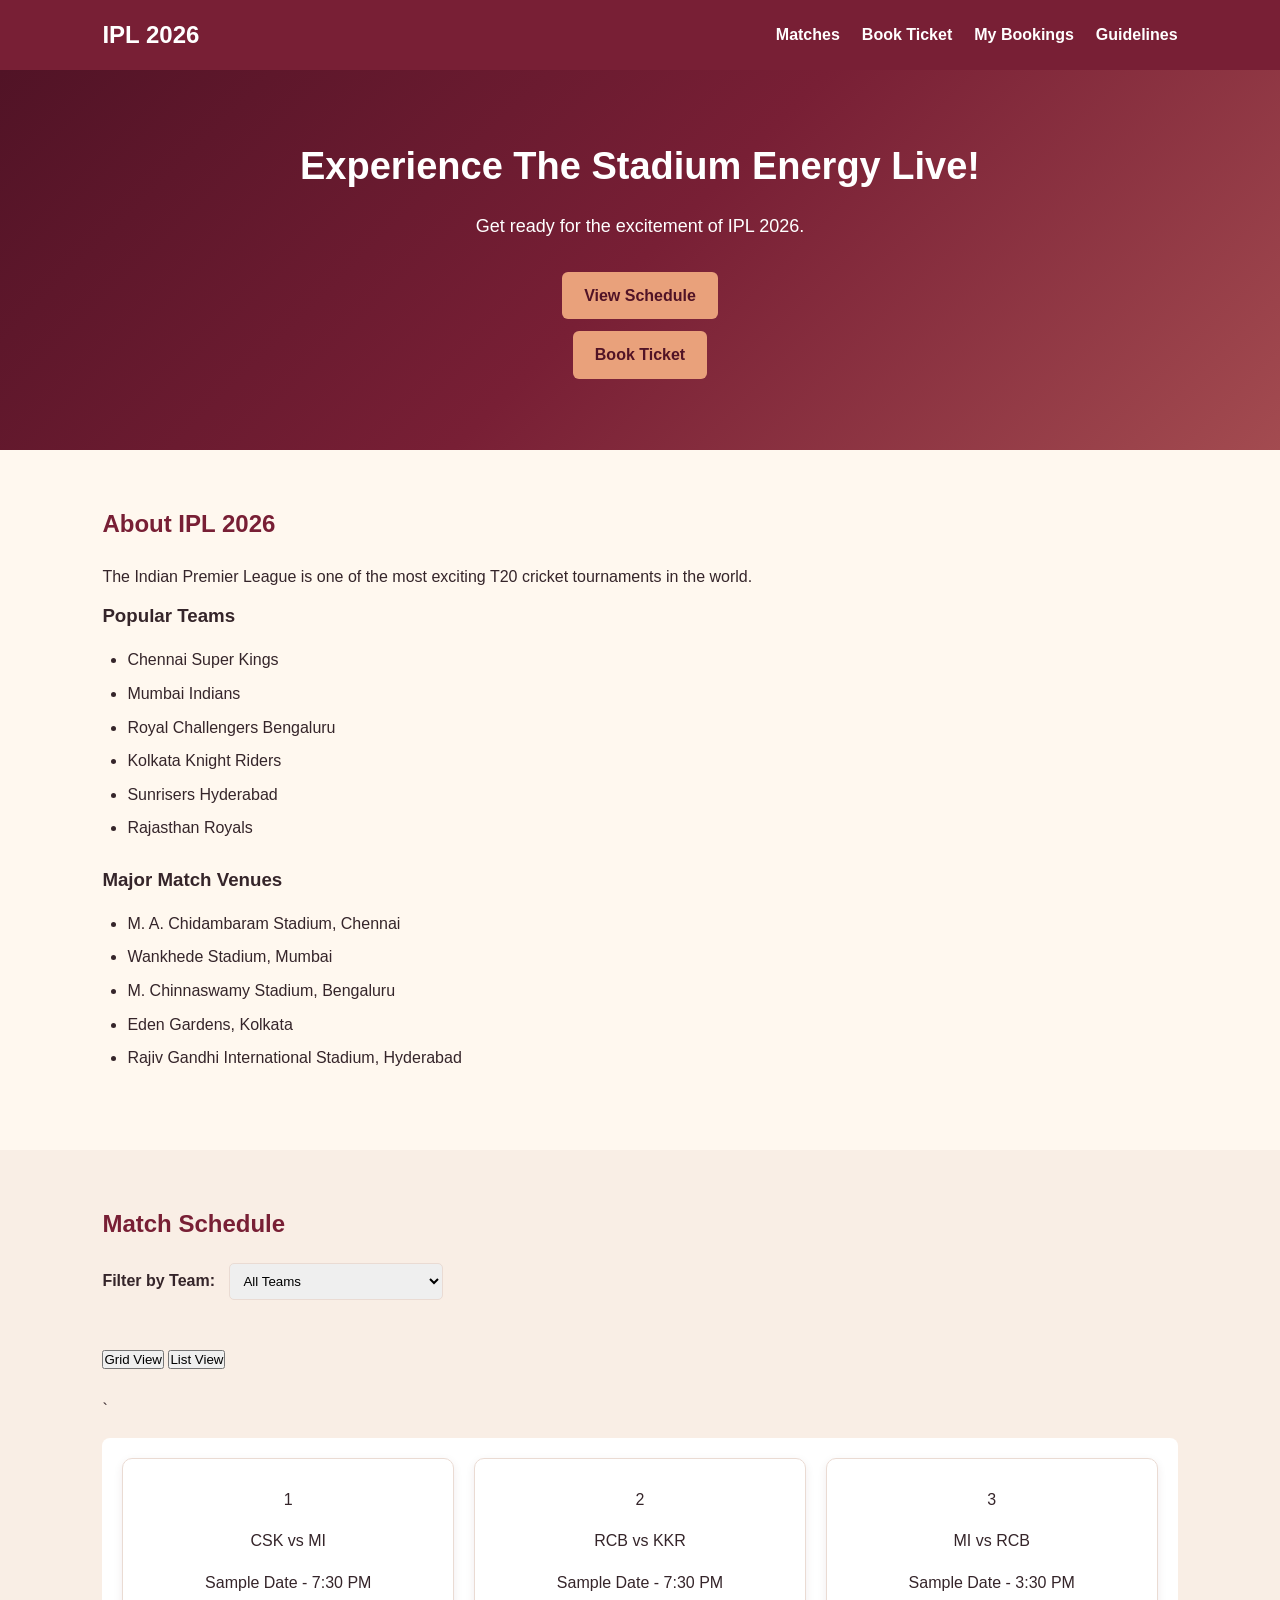
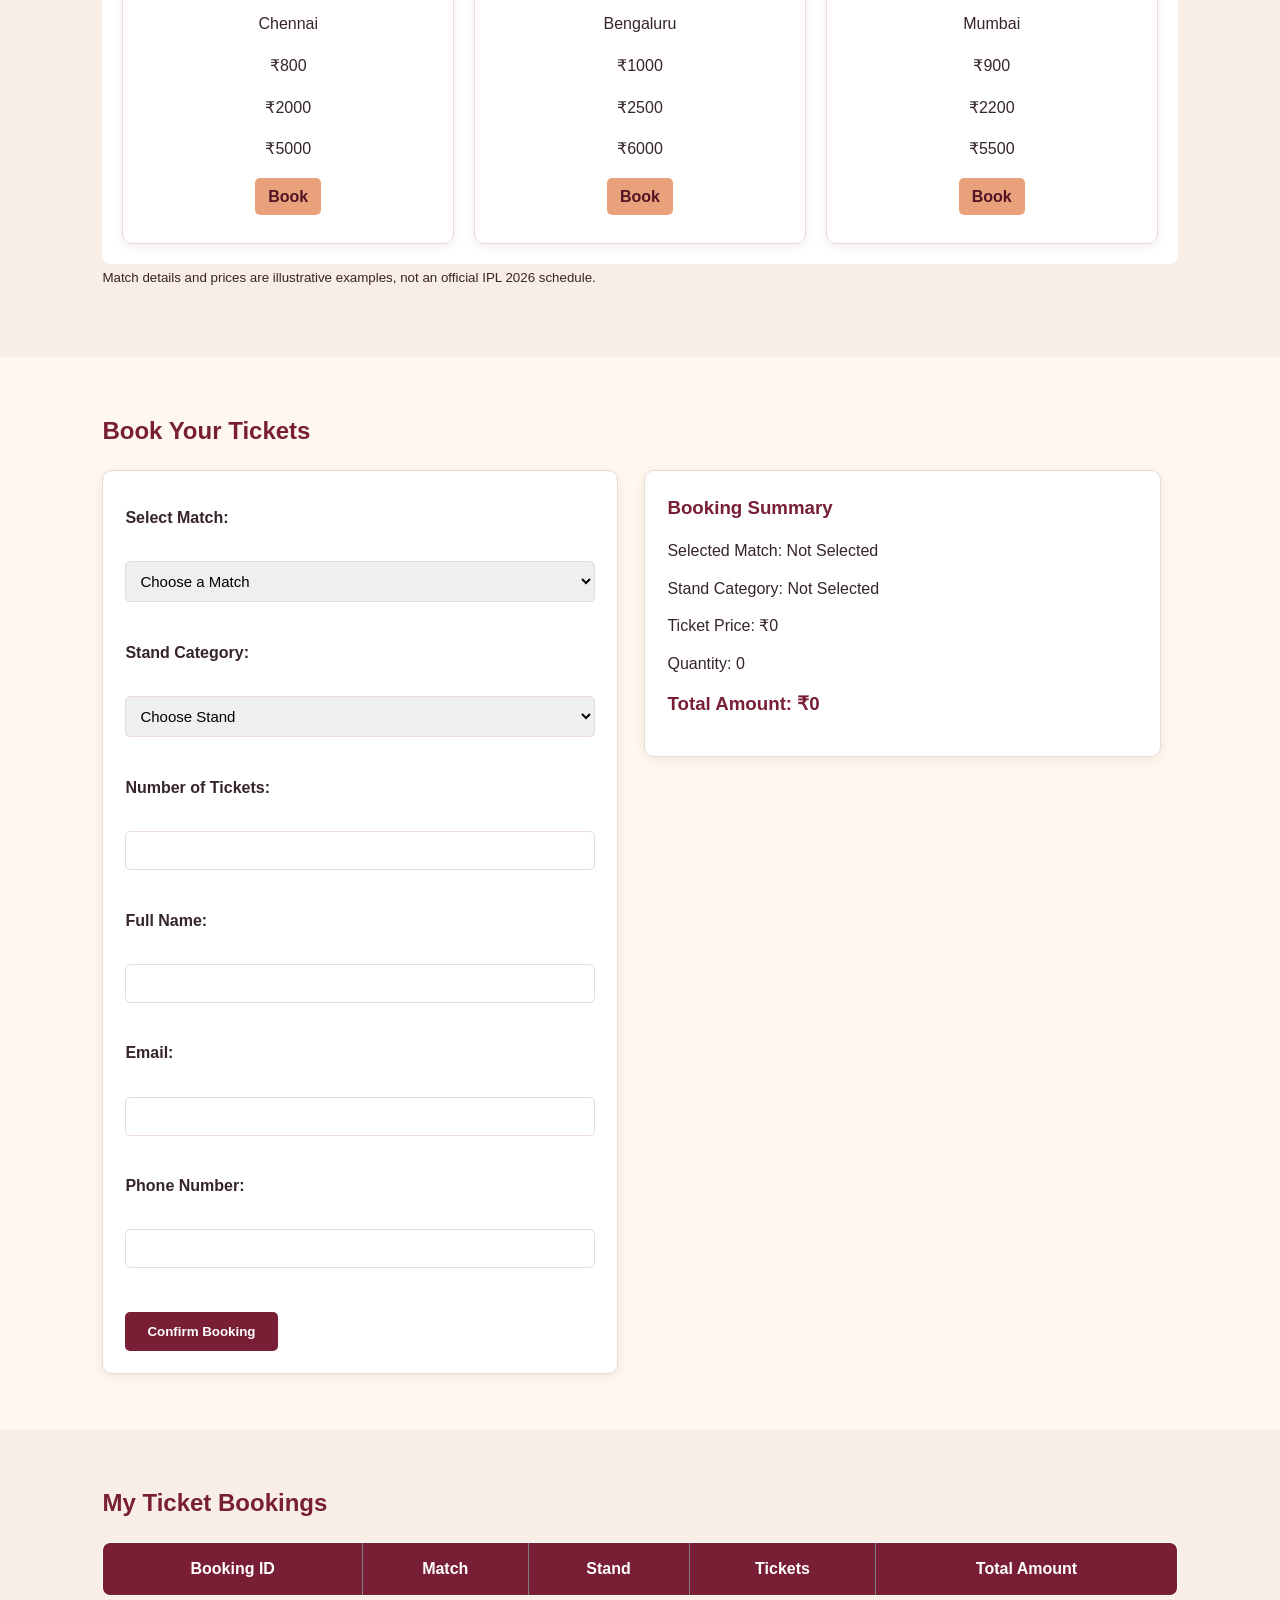
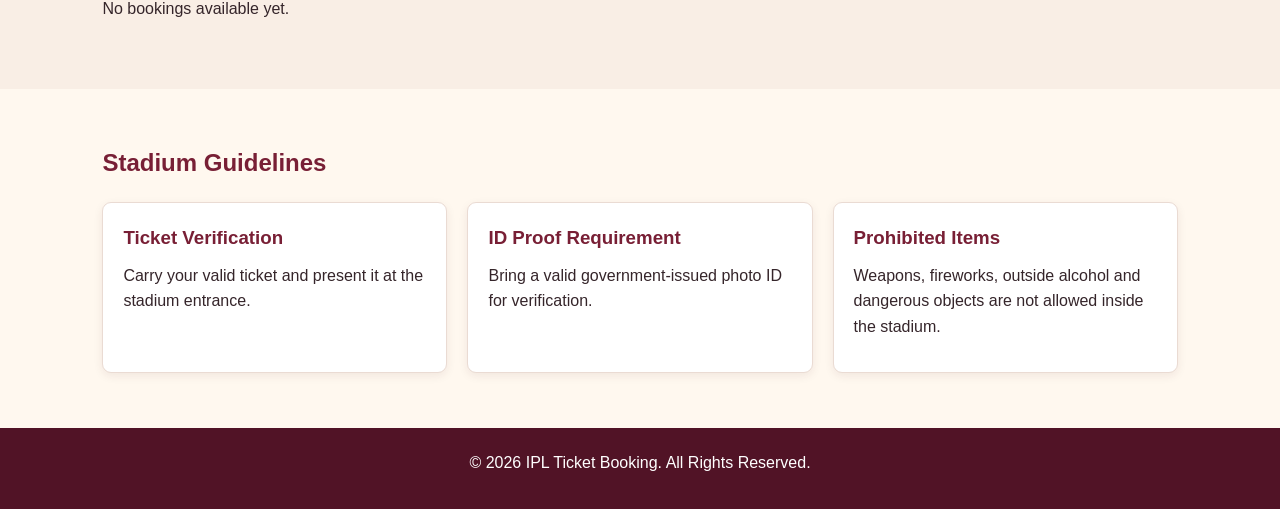
<file: index.html>
<!DOCTYPE html>
<html lang="en">
<head>
    <meta charset="UTF-8">
    <meta name="viewport" content="width=device-width, initial-scale=1.0">
    <title>IPL 2026 Ticket Booking</title>
    <link rel="stylesheet" href="styles.css">
</head>

<body>

    <!-- Navigation Bar -->
    <header class="navbar">
        <h2>IPL 2026</h2>
<button id="menuToggle" class="menu-toggle">☰</button>
        <nav>
            <a href="#matches">Matches</a> 
            <a href="booking.html">Book Ticket</a>
            <a href="#mybookings">My Bookings</a> 
            <a href="#guidelines">Guidelines</a>
        </nav>
    </header>

    <main>

        <!-- Hero Section -->
        <section id="home">
            <h1>Experience The Stadium Energy Live!</h1>
            <p>Get ready for the excitement of IPL 2026.</p>

            <a href="#matches">View Schedule</a>
            <a href="booking.html">Book Ticket</a>
        </section>

        <!-- About IPL -->
        <section id="about">
            <h2>About IPL 2026</h2>

            <p>
                The Indian Premier League is one of the most exciting
                T20 cricket tournaments in the world.
            </p>

            <h3>Popular Teams</h3>

            <ul>
                <li>Chennai Super Kings</li>
                <li>Mumbai Indians</li>
                <li>Royal Challengers Bengaluru</li>
                <li>Kolkata Knight Riders</li>
                <li>Sunrisers Hyderabad</li>
                <li>Rajasthan Royals</li>
            </ul>

            <h3>Major Match Venues</h3>

            <ul>
                <li>M. A. Chidambaram Stadium, Chennai</li>
                <li>Wankhede Stadium, Mumbai</li>
                <li>M. Chinnaswamy Stadium, Bengaluru</li>
                <li>Eden Gardens, Kolkata</li>
                <li>Rajiv Gandhi International Stadium, Hyderabad</li>
            </ul>
        </section>

        <!-- Match Schedule -->
        <section id="matches">
            <h2>Match Schedule</h2>

            <label for="teamFilter">Filter by Team:</label>

            <select id="teamFilter">
                <option value="all">All Teams</option>
                <option value="CSK">Chennai Super Kings</option>
                <option value="MI">Mumbai Indians</option>
                <option value="RCB">Royal Challengers Bengaluru</option>
                <option value="KKR">Kolkata Knight Riders</option>
            </select>
<br><br>

<button id="gridView">Grid View</button>
<button id="listView">List View</button>

<br><br>
            <table class="match-grid">`
                <thead>
                    <tr>
                        <th>Match Number</th>
                        <th>Teams</th>
                        <th>Date & Time</th>
                        <th>Venue</th>
                        <th>General</th>
                        <th>Premium</th>
                        <th>VIP</th>
                        <th>Action</th>
                    </tr>
                </thead>

                <tbody>
                    <tr>
                        <td>1</td>
                        <td>CSK vs MI</td>
                        <td>Sample Date - 7:30 PM</td>
                        <td>Chennai</td>
                        <td>₹800</td>
                        <td>₹2000</td>
                        <td>₹5000</td>
                        <td><a href="#booking" class="book-btn">Book</a></td>
                    </tr>

                    <tr>
                        <td>2</td>
                        <td>RCB vs KKR</td>
                        <td>Sample Date - 7:30 PM</td>
                        <td>Bengaluru</td>
                        <td>₹1000</td>
                        <td>₹2500</td>
                        <td>₹6000</td>
                        <td><a href="#booking" class="book-btn">Book</a></td>
                    </tr>

                    <tr>
                        <td>3</td>
                        <td>MI vs RCB</td>
                        <td>Sample Date - 3:30 PM</td>
                        <td>Mumbai</td>
                        <td>₹900</td>
                        <td>₹2200</td>
                        <td>₹5500</td>
                        <td><a href="#booking" class="book-btn">Book</a></td>
                    </tr>
                </tbody>
            </table>

            <p>
                <small>
                    Match details and prices are illustrative examples,
                    not an official IPL 2026 schedule.
                </small>
            </p>
        </section>

        <!-- Ticket Booking -->
        <section id="booking">
            <h2>Book Your Tickets</h2>

            <form>

                <label for="match">Select Match:</label><br>

                <select id="match" name="match" required>
                    <option value="">Choose a Match</option>
                    <option>CSK vs MI</option>
                    <option>RCB vs KKR</option>
                    <option>MI vs RCB</option>
                </select>

                <br><br>

                <label for="stand">Stand Category:</label><br>

                <select id="stand" name="stand" required>
                    <option value="">Choose Stand</option>
                    <option>General</option>
                    <option>Premium</option>
                    <option>VIP</option>
                </select>

                <br><br>

                <label for="quantity">Number of Tickets:</label><br>

                <input type="number" id="quantity" name="quantity"
                       min="1" max="10" required>

                <br><br>

                <label for="name">Full Name:</label><br>

                <input type="text" id="name" name="name" required>

                <br><br>

                <label for="email">Email:</label><br>

                <input type="email" id="email" name="email" required>

                <br><br>

                <label for="phone">Phone Number:</label><br>

                <input type="tel" id="phone" name="phone"
                       pattern="[0-9]{10}" required>

                <br><br>

                <button type="submit">Confirm Booking</button>

            </form>

            <!-- Booking Summary -->
            <aside>
                 <h3>Booking Summary</h3>

    <p>Selected Match: <span id="summaryMatch">Not Selected</span></p>
    <p>Stand Category: <span id="summaryStand">Not Selected</span></p>
    <p>Ticket Price: ₹<span id="summaryPrice">0</span></p>
    <p>Quantity: <span id="summaryQuantity">0</span></p>

    <h3>Total Amount: ₹<span id="summaryTotal">0</span></h3>
            </aside>
        </section>

        <!-- My Ticket Bookings -->
        <section id="mybookings">
            <h2>My Ticket Bookings</h2>

            <table border="1" cellpadding="10">
                <thead>
                    <tr>
                        <th>Booking ID</th>
                        <th>Match</th>
                        <th>Stand</th>
                        <th>Tickets</th>
                        <th>Total Amount</th>
                    </tr>
                </thead>

                <tbody>
                    <!-- Booking records will be added in future -->
                </tbody>
            </table>

            <p>No bookings available yet.</p>
        </section>

        <!-- Guidelines -->
        <section id="guidelines">
            <h2>Stadium Guidelines</h2>

            <div class="guidelines-grid">

            <article>
                <h3>Ticket Verification</h3>
                <p>
                    Carry your valid ticket and present it
                    at the stadium entrance.
                </p>
            </article>

            <article>
                <h3>ID Proof Requirement</h3>
                <p>
                    Bring a valid government-issued photo ID
                    for verification.
                </p>
            </article>

            <article>
                <h3>Prohibited Items</h3>
                <p>
                    Weapons, fireworks, outside alcohol and
                    dangerous objects are not allowed inside
                    the stadium.
                </p>
            </article>
            </div>
        </section>

    </main>

    <!-- Footer -->
    <footer>
        <p>&copy; 2026 IPL Ticket Booking. All Rights Reserved.</p>
    </footer>
<script src="app.js"></script>
</body>
</html>
</file>
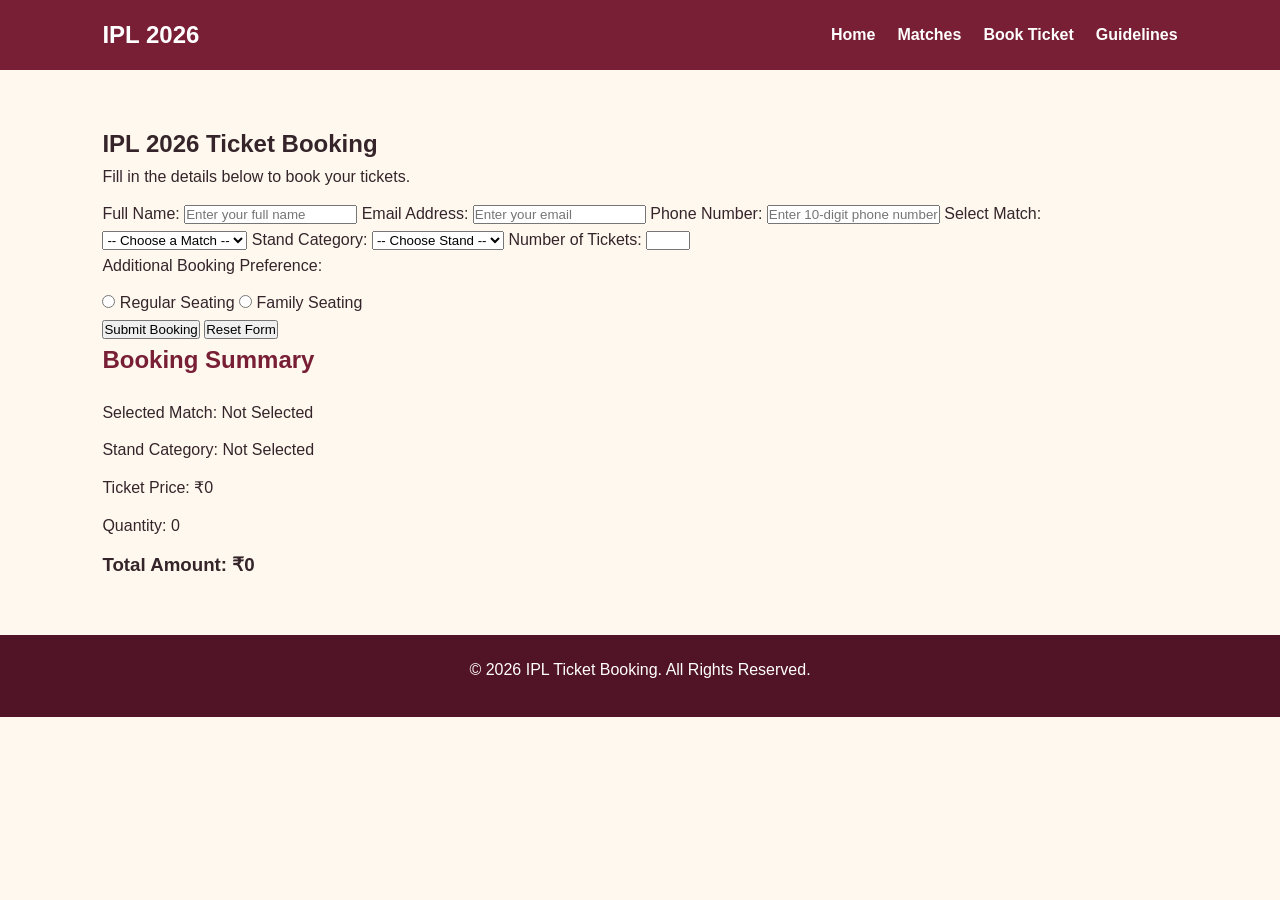
<file: booking.html>
<!DOCTYPE html>
<html lang="en">
<head>
    <meta charset="UTF-8">
    <meta name="viewport" content="width=device-width, initial-scale=1.0">
    <title>IPL 2026 - Ticket Booking</title>
    <link rel="stylesheet" href="styles.css">
</head>

<body>

    <header>
        <h2>IPL 2026</h2>
        <nav>
            <a href="index.html">Home</a>
            <a href="index.html#matches">Matches</a>
            <a href="booking.html">Book Ticket</a>
            <a href="index.html#guidelines">Guidelines</a>
        </nav>
    </header>

    <section id="booking-page">
        <h1>IPL 2026 Ticket Booking</h1>
        <p>Fill in the details below to book your tickets.</p>

        <form action="#" method="get">

            <label for="name">Full Name:</label>
            <input
                type="text"
                id="name"
                name="name"
                placeholder="Enter your full name"
                minlength="3"
                maxlength="50"
                required
            >

            <label for="email">Email Address:</label>
            <input
                type="email"
                id="email"
                name="email"
                placeholder="Enter your email"
                required
            >

            <label for="phone">Phone Number:</label>
            <input
                type="tel"
                id="phone"
                name="phone"
                placeholder="Enter 10-digit phone number"
                pattern="[0-9]{10}"
                minlength="10"
                maxlength="10"
                title="Please enter exactly 10 digits"
                required
            >

            <label for="match">Select Match:</label>
            <select id="match" name="match" required>
                <option value="">-- Choose a Match --</option>
                <option value="CSK vs MI">CSK vs MI</option>
                <option value="RCB vs KKR">RCB vs KKR</option>
                <option value="MI vs RCB">MI vs RCB</option>
            </select>

            <label for="stand">Stand Category:</label>
            <select id="stand" name="stand" required>
                <option value="">-- Choose Stand --</option>
                <option value="General">General</option>
                <option value="Premium">Premium</option>
                <option value="VIP">VIP</option>
            </select>

            <label for="tickets">Number of Tickets:</label>
            <input
                type="number"
                id="tickets"
                name="tickets"
                min="1"
                max="10"
                required
            >

            <p>Additional Booking Preference:</p>

            <label>
                <input type="radio" name="preference" value="Regular" required>
                Regular Seating
            </label>

            <label>
                <input type="radio" name="preference" value="Family">
                Family Seating
            </label>

            <br>

            <button type="submit">Submit Booking</button>
            <button type="reset">Reset Form</button>

        </form>
        <!-- Booking Summary -->
<aside id="booking-summary">

    <h2>Booking Summary</h2>

    <p>Selected Match: <span id="summaryMatch">Not Selected</span></p>

    <p>Stand Category: <span id="summaryStand">Not Selected</span></p>

    <p>Ticket Price: ₹<span id="summaryPrice">0</span></p>

    <p>Quantity: <span id="summaryQuantity">0</span></p>

    <h3>Total Amount: ₹<span id="summaryTotal">0</span></h3>

</aside>
    </section>

    <footer>
        <p>&copy; 2026 IPL Ticket Booking. All Rights Reserved.</p>
    </footer>
<script src="app.js"></script>
</body>
</html>
</file>
<file: styles.css>
/* ==============================
   IPL 2026 TICKET BOOKING WEBSITE
   Activity 2 - CSS Styling
================================ */

/* 1. CSS Variables */
:root {
    --primary: #781f35;
    --primary-dark: #511326;
    --accent: #e9a17b;
    --background: #fff8ef;
    --card: #ffffff;
    --text: #35252a;
    --muted: #765e62;
    --border: #eadbd3;
}

/* 2. General Styling */
* {
    margin: 0;
    padding: 0;
    box-sizing: border-box;
}

html {
    scroll-behavior: smooth;
    scroll-padding-top: 85px;
}

body {
    font-family: Arial, sans-serif;
    background-color: var(--background);
    color: var(--text);
    line-height: 1.6;
}

section {
    padding: 55px 8%;
}

h2 {
    color: var(--primary);
    margin-bottom: 20px;
}

p {
    margin-bottom: 12px;
}

/* 3. Navigation Bar */
header {
    background-color: var(--primary);
    color: white;
    padding: 16px 8%;
    display: flex;
    justify-content: space-between;
    align-items: center;
    flex-wrap: wrap;
    position: sticky;
    top: 0;
    z-index: 1000;
}

header h2 {
    color: white;
    margin: 0;
}

nav {
    display: flex;
    gap: 22px;
    flex-wrap: wrap;
}

nav a {
    color: white;
    text-decoration: none;
    font-weight: bold;
    transition: color 0.3s;
}

nav a:hover {
    color: var(--accent);
}

/* 4. Hero Section */
#home {
    min-height: 380px;
    background: linear-gradient(
        135deg,
        var(--primary-dark),
        var(--primary),
        #a34b50
    );
    color: white;
    text-align: center;
    display: flex;
    flex-direction: column;
    justify-content: center;
    align-items: center;
}

#home h1 {
    font-size: 38px;
    margin-bottom: 15px;
}

#home p {
    font-size: 18px;
    margin-bottom: 25px;
}

#home a {
    display: inline-block;
    background-color: var(--accent);
    color: var(--primary-dark);
    text-decoration: none;
    padding: 11px 22px;
    margin: 6px;
    border-radius: 6px;
    font-weight: bold;
    transition: 0.3s;
}

#home a:hover {
    background-color: white;
    transform: translateY(-2px);
}

/* 5. About Section */
#about {
    background-color: var(--background);
}

#about ul {
    margin: 12px 0 20px 25px;
}

#about li {
    padding: 4px 0;
}

/* 6. Match Schedule */
#matches {
    background-color: #f9eee5;
}

#matches label {
    font-weight: bold;
    margin-right: 10px;
}

#teamFilter {
    padding: 9px;
    border: 1px solid var(--border);
    border-radius: 5px;
    margin-bottom: 20px;
}

table {
    width: 100%;
    border-collapse: collapse;
    background-color: white;
    margin-top: 15px;
    border-radius: 8px;
    overflow: hidden;
}

th {
    background-color: var(--primary);
    color: white;
    padding: 13px 10px;
    text-align: center;
}

td {
    padding: 12px 10px;
    text-align: center;
    border-bottom: 1px solid var(--border);
}

tr:hover {
    background-color: #fff1e8;
}

td a {
    display: inline-block;
    background-color: var(--accent);
    color: var(--primary-dark);
    text-decoration: none;
    padding: 6px 13px;
    border-radius: 5px;
    font-weight: bold;
}

td a:hover {
    background-color: var(--primary);
    color: white;
}

/* 7. Booking Section */
#booking {
    background-color: var(--background);
}

#booking form,
#booking aside {
    background-color: var(--card);
    padding: 22px;
    border: 1px solid var(--border);
    border-radius: 10px;
    box-shadow: 0 3px 12px rgba(80, 30, 40, 0.08);
}

#booking label {
    display: block;
    font-weight: bold;
    margin: 12px 0 5px;
}

#booking input,
#booking select {
    width: 100%;
    padding: 10px;
    border: 1px solid var(--border);
    border-radius: 5px;
    font-size: 15px;
}

#booking button {
    background-color: var(--primary);
    color: white;
    border: none;
    padding: 12px 22px;
    margin-top: 18px;
    border-radius: 5px;
    cursor: pointer;
    font-weight: bold;
}

#booking button:hover {
    background-color: var(--primary-dark);
}

/* Booking Form and Summary Layout */
#booking > form,
#booking > aside {
    display: inline-block;
    vertical-align: top;
    width: 48%;
}

#booking > aside {
    margin-left: 2%;
}

#booking aside h3 {
    color: var(--primary);
    margin-bottom: 15px;
}

/* 8. My Bookings Section */
#mybookings {
    background-color: #f9eee5;
}

/* 9. Guidelines Cards */
#guidelines {
    background-color: var(--background);
}

#guidelines article {
    display: inline-block;
    vertical-align: top;
    width: 31%;
    min-height: 155px;
    background-color: white;
    padding: 20px;
    margin: 1%;
    border-radius: 9px;
    border: 1px solid var(--border);
    box-shadow: 0 3px 10px rgba(80, 30, 40, 0.08);
}

#guidelines article h3 {
    color: var(--primary);
    margin-bottom: 10px;
}

/* 10. Footer */
footer {
    background-color: var(--primary-dark);
    color: white;
    text-align: center;
    padding: 22px;
}

/* 11. Responsive Design */
@media (max-width: 768px) {
    header {
        flex-direction: column;
        gap: 12px;
    }

    nav {
        justify-content: center;
        gap: 12px;
    }

    #home h1 {
        font-size: 28px;
    }

    #booking > form,
    #booking > aside {
        display: block;
        width: 100%;
        margin: 15px 0;
    }

    #guidelines article {
        display: block;
        width: 100%;
        margin: 15px 0;
    }

    #matches {
        overflow-x: auto;
    }

    #matches table {
        min-width: 750px;
    }
}
/* Toast Notification */
.toast {
    position: fixed;
    bottom: 30px;
    right: 30px;
    background-color: #7b1e35;
    color: white;
    padding: 15px 25px;
    border-radius: 8px;
    font-size: 16px;
    box-shadow: 0 4px 10px rgba(0, 0, 0, 0.2);
    z-index: 1000;
}
/* Activity 8 - Flexbox Navigation */

.navbar {
    display: flex;
    justify-content: space-between;
    align-items: center;
}
/* Activity 8 - Guidelines Grid */

.guidelines-grid {
    display: grid;
    grid-template-columns: repeat(3, 1fr);
    gap: 20px;
}
#guidelines .guidelines-grid article {
    width: auto;
    margin: 0;
    box-sizing: border-box;
}

/* Activity 8 - Match Schedule Grid */

#matches .match-grid {
    width: 100%;
    border-collapse: separate;
    border-spacing: 20px;
}

#matches .match-grid thead {
    display: none;
}

#matches .match-grid tbody {
    display: grid;
    grid-template-columns: repeat(3, minmax(0, 1fr));
    gap: 20px;
}

#matches .match-grid tr {
    display: block;
    background-color: white;
    padding: 20px;
    border: 1px solid var(--border);
    border-radius: 10px;
    box-shadow: 0 3px 10px rgba(80, 30, 40, 0.08);
}

#matches .match-grid td {
    display: block;
    border: none;
    padding: 8px 0;
}

/* Activity 8 - Responsive Match Grid */

@media (max-width: 900px) {
    #matches .match-grid tbody {
        grid-template-columns: repeat(2, minmax(0, 1fr));
    }
}

@media (max-width: 600px) {
    #matches .match-grid tbody {
        grid-template-columns: 1fr;
    }

    #matches table {
        min-width: 0;
        width: 100%;
    }
}
/* Activity 8 - List View */

#matches .match-grid.list-view tbody {
    grid-template-columns: 1fr;
}
/* Activity 8 - Hamburger Menu */

.menu-toggle {
    display: none;
}

@media (max-width: 768px) {
    .menu-toggle {
        display: block;
        background: none;
        border: none;
        color: white;
        font-size: 28px;
        cursor: pointer;
    }

    .navbar nav {
        display: none;
        flex-direction: column;
    }

    .navbar nav.active {
        display: flex;
    }
        .guidelines-grid {
        grid-template-columns: 1fr;
    }
}
</file>
